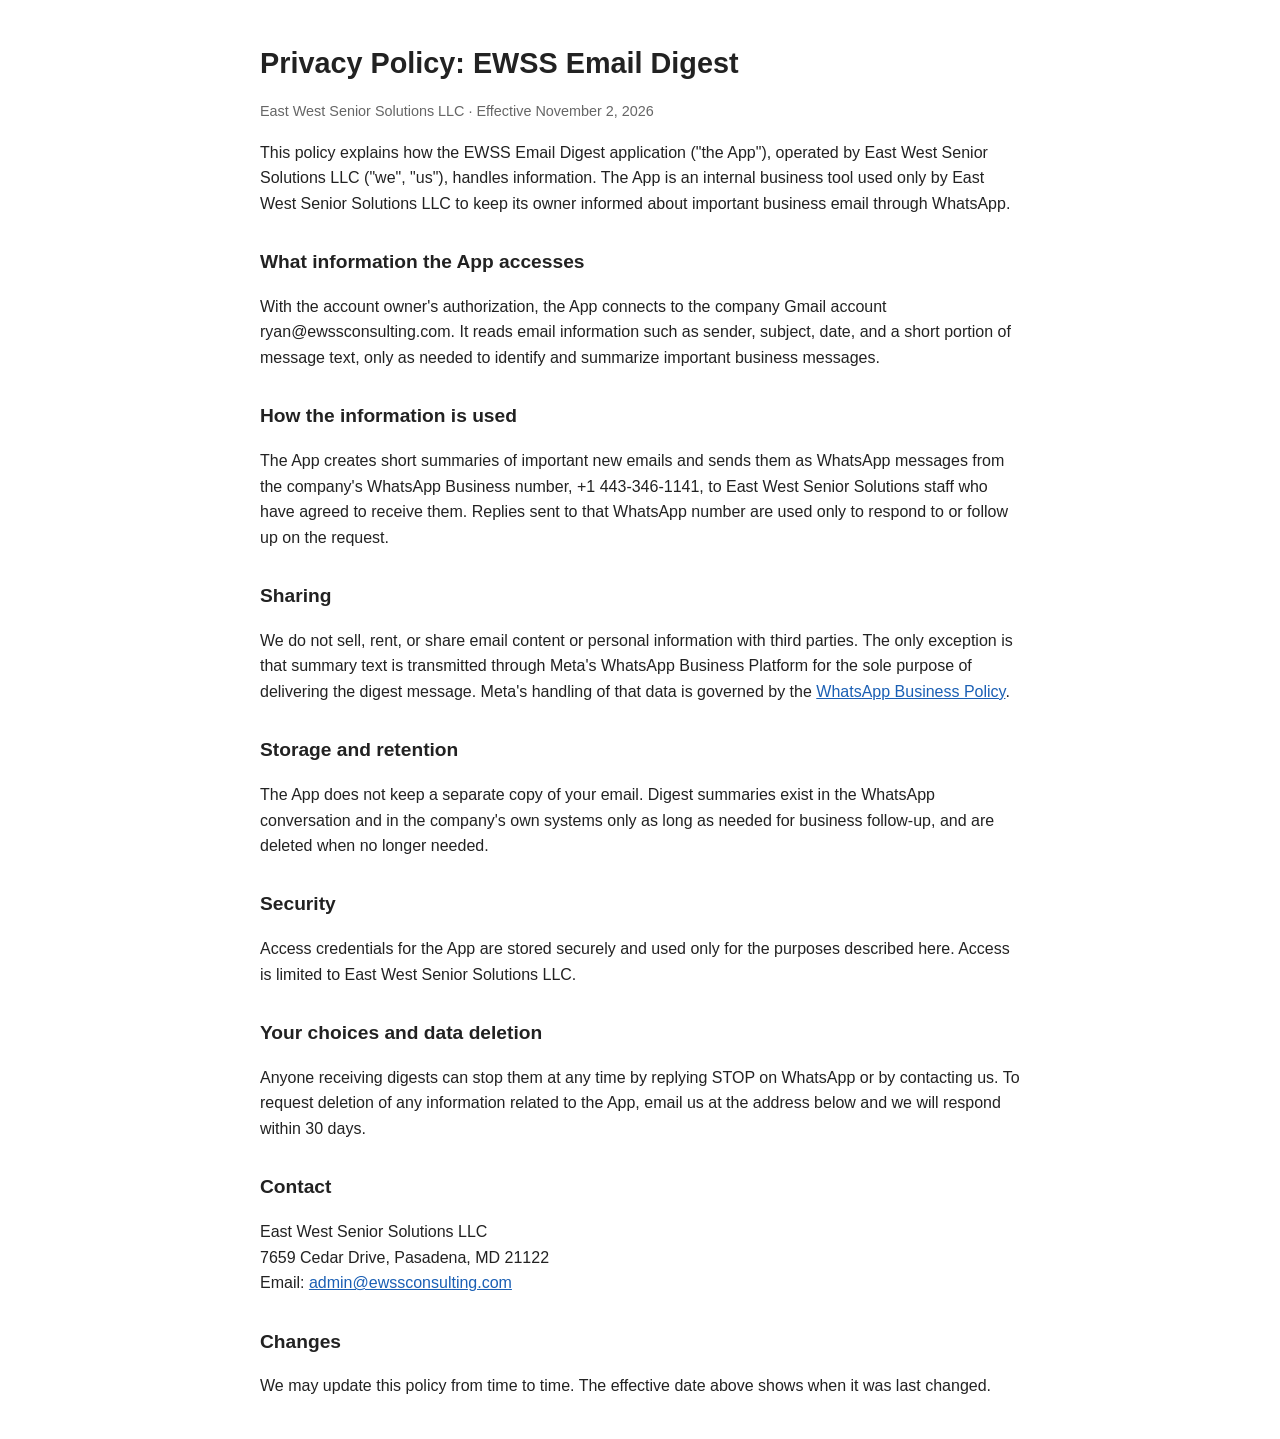
<file: public/privacy-policy.html>
<!DOCTYPE html>
<html lang="en">
<head>
<meta charset="utf-8">
<meta name="viewport" content="width=device-width, initial-scale=1">
<title>Privacy Policy – EWSS Email Digest | East West Senior Solutions LLC</title>
<meta name="robots" content="index, follow">
<style>
body{font-family:Arial,Helvetica,sans-serif;max-width:760px;margin:40px auto;padding:0 20px;line-height:1.6;color:#222}
h1{font-size:1.8em;margin-bottom:.2em}h2{font-size:1.2em;margin-top:1.6em}
.small{color:#666;font-size:.9em}a{color:#1a5fb4}
</style>
</head>
<body>
<h1>Privacy Policy: EWSS Email Digest</h1>
<p class="small">East West Senior Solutions LLC &middot; Effective November 2, 2026</p>

<p>This policy explains how the EWSS Email Digest application ("the App"), operated by East West Senior Solutions LLC ("we", "us"), handles information. The App is an internal business tool used only by East West Senior Solutions LLC to keep its owner informed about important business email through WhatsApp.</p>

<h2>What information the App accesses</h2>
<p>With the account owner's authorization, the App connects to the company Gmail account ryan@ewssconsulting.com. It reads email information such as sender, subject, date, and a short portion of message text, only as needed to identify and summarize important business messages.</p>

<h2>How the information is used</h2>
<p>The App creates short summaries of important new emails and sends them as WhatsApp messages from the company's WhatsApp Business number, +1 443-346-1141, to East West Senior Solutions staff who have agreed to receive them. Replies sent to that WhatsApp number are used only to respond to or follow up on the request.</p>

<h2>Sharing</h2>
<p>We do not sell, rent, or share email content or personal information with third parties. The only exception is that summary text is transmitted through Meta's WhatsApp Business Platform for the sole purpose of delivering the digest message. Meta's handling of that data is governed by the <a href="https://www.whatsapp.com/legal/business-policy/">WhatsApp Business Policy</a>.</p>

<h2>Storage and retention</h2>
<p>The App does not keep a separate copy of your email. Digest summaries exist in the WhatsApp conversation and in the company's own systems only as long as needed for business follow-up, and are deleted when no longer needed.</p>

<h2>Security</h2>
<p>Access credentials for the App are stored securely and used only for the purposes described here. Access is limited to East West Senior Solutions LLC.</p>

<h2>Your choices and data deletion</h2>
<p>Anyone receiving digests can stop them at any time by replying STOP on WhatsApp or by contacting us. To request deletion of any information related to the App, email us at the address below and we will respond within 30 days.</p>

<h2>Contact</h2>
<p>East West Senior Solutions LLC<br>
7659 Cedar Drive, Pasadena, MD 21122<br>
Email: <a href="mailto:admin@ewssconsulting.com">admin@ewssconsulting.com</a></p>

<h2>Changes</h2>
<p>We may update this policy from time to time. The effective date above shows when it was last changed.</p>
</body>
</html>
</file>
